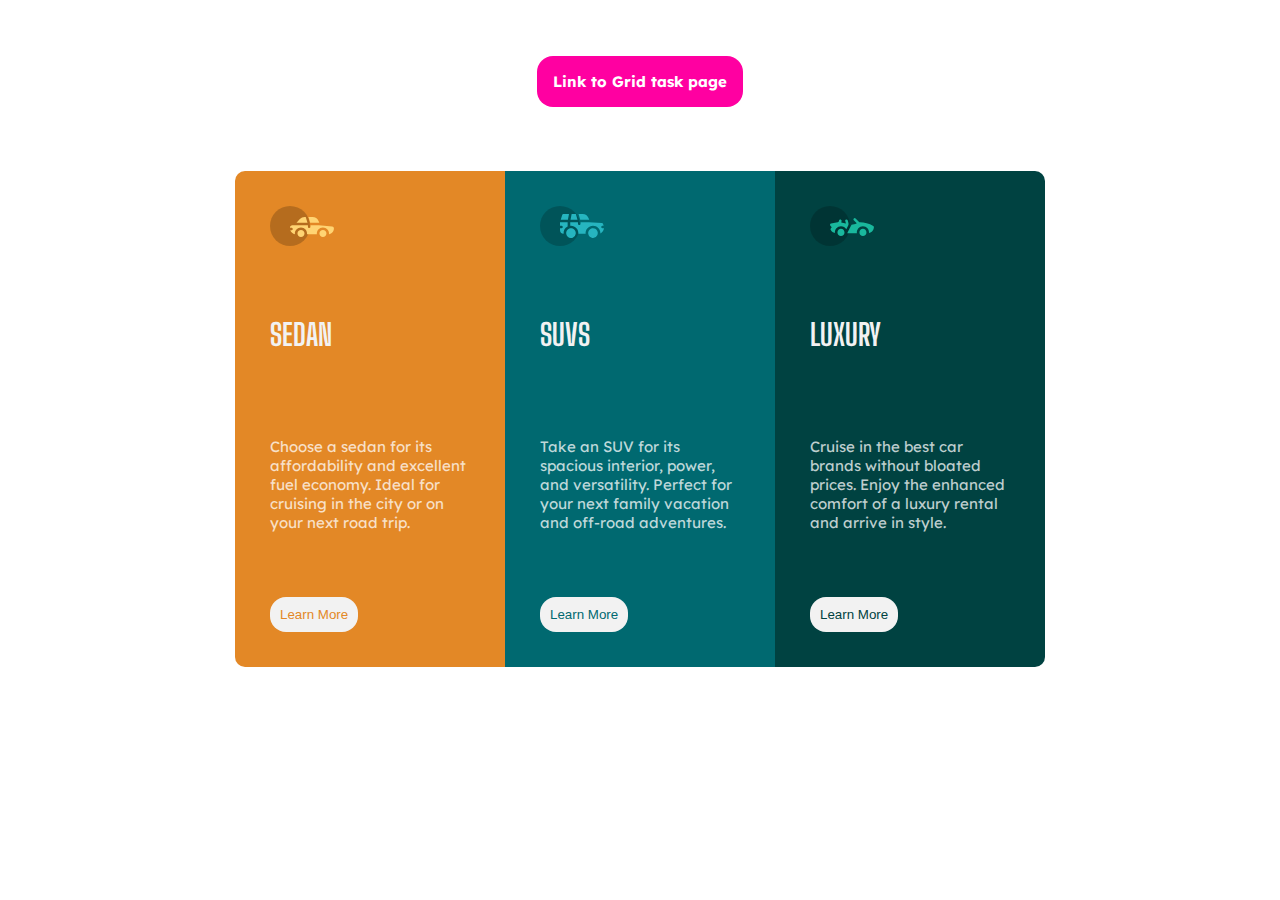
<file: index.html>
<!DOCTYPE html>
<html lang="en">
<head>
  <meta charset="UTF-8">
  <meta name="viewport" content="width=device-width, initial-scale=1.0">
  <link rel="stylesheet" href="css/index.css">
  
  <!--  Google Fonts -->

  <link rel="preconnect" href="https://fonts.googleapis.com">

  <link rel="preconnect" href="https://fonts.gstatic.com" crossorigin>
  <link href="https://fonts.googleapis.com/css2?family=Big+Shoulders+Display:wght@700&family=Lexend+Deca&display=swap" rel="stylesheet">
  
  <title>Flexbox and Grid task</title>
</head>
<body>
  
  <a href="./grid.html" class="grid-link">Link to Grid task page</a>
  
	<div class="container">
	  
	  <!-- 3 Columns -->
	  <div class="col-1 column">
	    <img src="images/icon-sedans.svg"/>
	    
	    <h1>SEDAN</h1>
	    
	    <p>Choose a sedan for its affordability and excellent fuel economy. Ideal for cruising in the city or on your next road trip.</p>
	    
	    <button>Learn More</button>
	  </div>
	  
	  <div class="col-2 column">
	    <img src="images/icon-suvs.svg" />
	    
	    <h1>SUVS</h1>
	    
	    <p>Take an SUV for its spacious interior, power, and versatility. Perfect for your next family vacation and off-road adventures.</p>
	    
	    <button>Learn More</button>
	  </div>
	  
	  <div class="col-3 column">
	    <img src="images/icon-luxury.svg" />
	    
	    <h1>LUXURY</h1>
	    
	    <p>Cruise in the best car brands without bloated prices. Enjoy the enhanced comfort of a luxury rental and arrive in style. </p>
	    
	    <button>Learn More</button>
	  </div>
	  
	</div>
</body>
</html>
</file>
<file: css/index.css>
body {
  display: flex;
  flex-direction: column;
  align-items: center;
  justify-content: center;
  font-size: 15px;
  font-family: 'Lexend Deca', sans-serif;
}
.column {
  padding: 35px;
  gap: 50px;
}

.col-1 {
  background-color: hsl(31, 77%, 52%);
  border-radius: 10px 0 0 10px;
}
.col-2 {
  background-color: hsl(184, 100%, 22%);
}
.col-3 {
  background-color: hsl(179, 100%, 13%);
  border-radius: 0 10px 10px 0;
}
h1 {
  font-family: 'Big Shoulders Display', cursive;
  color: hsl(0, 0%, 95%);
}
button {
  background-color: hsl(0, 0%, 95%);
  padding: 10px;
  border-radius: 16px;
  border: none;
}
.column > button:hover {
  color: hsla(0, 0%, 100%, 0.75);
  background-color: transparent;
  border: solid 2px hsla(0, 0%, 100%, 0.75);
  
}
p {
  color: hsla(0, 0%, 100%, 0.75);
}
.col-1 > button {
color: hsl(31, 77%, 52%);;
}
.col-2 > button {
  color: hsl(184, 100%, 22%);
}
.col-3 > button {
  color: hsl(179, 100%, 13%);;
}
.grid-link {
  color: white;
  background-color: #ff00a1;
  text-decoration: none;
  text-align: center;
  padding: 16px;
  font-weight: bold;
  margin-top: 48px;
  border-radius: 16px;
}
   /**------ 
          LAYOUTS
                  ------**/
      
 /**--- For Mobile device ---**/
 
 @media only screen and (max-width:375px) {
.container {
  display: flex;
  flex-direction: column;
  justify-content: space-between;
  align-items: center;
  padding: 16px;
  margin: 16px;
}
.column {
  display: flex;
  flex-direction: column;
  align-items: flex-start;
  justify-content: space-between;
}
 .col-1 {
   border-radius: 8px 8px 0 0;
 }
 .col-3 {
   border-radius: 0 0 8px 8px;
 }
}
 
 /**--- For Desktop device ---**/
 
.container {
  display: flex;
  justify-content: center;
  align-items: stretch;
  margin-top: 64px;
}
.column {
  display: flex;
  flex-direction: column;
  flex-grow: 1;
  flex-shrink: 0;
  align-items: flex-start;
  max-width:  200px;
}
</file>
